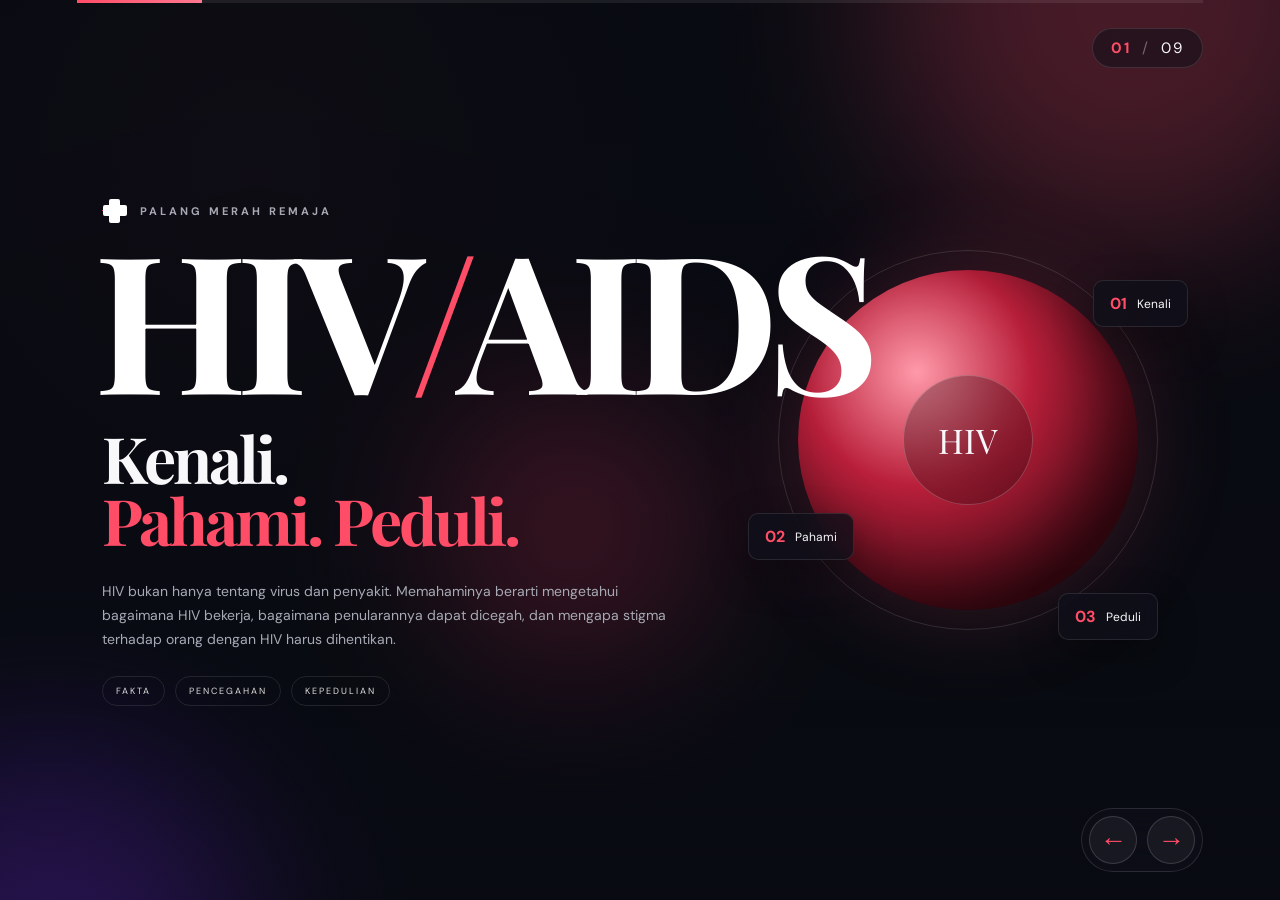
<file: index.html>
<!DOCTYPE html>
<html lang="id">
<head>
    <meta charset="UTF-8">
    <meta name="viewport" content="width=device-width, initial-scale=1.0">

    <title>Pendidikan Remaja Sebaya</title>

    <link rel="preconnect" href="https://fonts.googleapis.com">
    <link rel="preconnect" href="https://fonts.gstatic.com" crossorigin>

    <link href="https://fonts.googleapis.com/css2?family=DM+Sans:wght@400;500;600;700&family=Playfair+Display:wght@600;700&display=swap" rel="stylesheet">

    <link rel="stylesheet" href="ppt.css">
</head>

<body>

<div class="background">
    <div class="orb orb-1"></div>
    <div class="orb orb-2"></div>
    <div class="orb orb-3"></div>
</div>

<div class="progress">
    <div class="progress-bar" id="progressBar"></div>
</div>

<!-- NOMOR SLIDE -->
<div class="slide-counter">
    <span id="currentSlide">01</span>
    <span class="counter-line">/</span>
    <span>09</span>
</div>

<!-- TOMBOL NAVIGASI -->
<div class="slide-navigation">

    <button class="nav-button" onclick="changeSlide(-1)" aria-label="Slide sebelumnya">
        ←
    </button>

    <button class="nav-button" onclick="changeSlide(1)" aria-label="Slide berikutnya">
        →
    </button>

</div>


<main class="presentation">


<!-- =====================================================
SLIDE 01 — OPENING
===================================================== -->

<section class="slide active">

    <div class="hero-content">

        <div class="eyebrow">

            <!-- LOGO PMR -->
            <span class="pmr-logo">+</span>

            PALANG MERAH REMAJA

        </div>

        <h1>
            HIV<span>/</span>AIDS
        </h1>

        <h2>
            Kenali.<br>
            <em>Pahami. Peduli.</em>
        </h2>

        <p class="hero-description">
            HIV bukan hanya tentang virus dan penyakit.
            Memahaminya berarti mengetahui bagaimana HIV bekerja,
            bagaimana penularannya dapat dicegah, dan mengapa
            stigma terhadap orang dengan HIV harus dihentikan.
        </p>

        <div class="hero-tags">
            <span>FAKTA</span>
            <span>PENCEGAHAN</span>
            <span>KEPEDULIAN</span>
        </div>

    </div>


    <div class="hero-visual">

        <div class="circle-main">
            <div class="circle-inner">
                <span>HIV</span>
            </div>
        </div>

        <div class="floating-card card-a">
            <strong>01</strong>
            <span>Kenali</span>
        </div>

        <div class="floating-card card-b">
            <strong>02</strong>
            <span>Pahami</span>
        </div>

        <div class="floating-card card-c">
            <strong>03</strong>
            <span>Peduli</span>
        </div>

    </div>

</section>


<!-- =====================================================
SLIDE 02 — HIV & AIDS
===================================================== -->

<section class="slide">

    <div class="section-heading">

        <h2>
            HIV dan AIDS<br>
            <span>bukan hal yang sama.</span>
        </h2>

        <p>
            HIV adalah virus yang menyerang sistem kekebalan tubuh,
            sedangkan AIDS merupakan tahap akhir dari infeksi HIV yang tidak ditangani.
        </p>

    </div>


    <div class="definition-grid">

        <div class="definition-card">

            <div class="big-letter">HIV</div>

            <div>
                <h3>
                    Human Immunodeficiency Virus
                </h3>

                <p>
                    HIV menyerang sel darah putih dan melemahkan
                    sistem kekebalan tubuh. Akibatnya, tubuh lebih
                    mudah terkena berbagai infeksi dan penyakit tertentu.
                </p>
            </div>

            <span class="card-number">01</span>

        </div>


        <div class="definition-card">

            <div class="big-letter">AIDS</div>

            <div>
                <h3>
                    Acquired Immunodeficiency Syndrome
                </h3>

                <p>
                    AIDS terjadi ketika infeksi HIV telah mencapai
                    tahap paling akhir dan sistem kekebalan tubuh
                    mengalami kerusakan berat.
                </p>
            </div>

            <span class="card-number">02</span>

        </div>

    </div>


    <div class="highlight">
        <strong>INTINYA</strong>
        HIV adalah virusnya. AIDS adalah tahap paling akhir
        dari infeksi HIV.
    </div>

</section>


<!-- =====================================================
SLIDE 03 — DATA
===================================================== -->

<section class="slide">

    <div class="section-heading">
        <h2>
            Angka HIV/AIDS<br>
            <span>berbicara.</span>
        </h2>

        <p>
            HIV masih menjadi persoalan kesehatan global.
            Data tahun 2025 menunjukkan bahwa penularan dan
            dampaknya masih terjadi di berbagai negara.
        </p>

    </div>


    <div class="stats-grid">

        <div class="stat-card">
            <strong>41,0 JUTA</strong>
            <span>orang hidup dengan HIV pada akhir 2025</span>
        </div>

        <div class="stat-card">
            <strong>1,2 JUTA</strong>
            <span>orang diperkirakan baru tertular HIV pada 2025</span>
        </div>

        <div class="stat-card">
            <strong>570 RIBU</strong>
            <span>kematian terkait HIV pada 2025</span>
        </div>

        <div class="stat-card">
            <strong>44,2 JUTA</strong>
            <span>kematian akibat HIV secara kumulatif hingga kini</span>
        </div>

    </div>


    <div class="data-bottom">

        <div>
            <b>88%</b>
            <span>orang dengan HIV mengetahui statusnya</span>
        </div>

        <div>
            <b>89%</b>
            <span>dari yang mengetahui status positif menerima ART</span>
        </div>

        <div>
            <b>95%</b>
            <span>yang menjalani ART memiliki viral load tersupresi</span>
        </div>

    </div>

</section>


<!-- =====================================================
SLIDE 04 — GEJALA
===================================================== -->

<section class="slide">

    <div class="section-heading">

        <h2>
            HIV bisa hadir<br>
            <span>tanpa tanda yang jelas.</span>
        </h2>

        <p>
            Gejala HIV berbeda-beda sesuai tahap infeksi.
            Pada beberapa orang, gejala bahkan tidak muncul
            pada minggu-minggu pertama.
        </p>

    


    <div class="symptom-area">

        <div class="symptom-main">

            <div class="symptom-circle">
                HIV
            </div>

            <p>
                Gejala tidak dapat memastikan seseorang
                terinfeksi HIV. Pemeriksaan tetap diperlukan.
            </p>

        </div>


        <div class="symptoms">

            <div class="symptom">
                <b>01</b>
                <span>Demam</span>
            </div>

            <div class="symptom">
                <b>02</b>
                <span>Sakit kepala</span>
            </div>

            <div class="symptom">
                <b>03</b>
                <span>Ruam</span>
            </div>

            <div class="symptom">
                <b>04</b>
                <span>Sakit tenggorokan</span>
            </div>
        </div>

    </div>


    <div class="highlight">
        <strong>CATAT</strong>
        Seseorang dapat memiliki HIV tanpa menyadari statusnya.
        Karena itu, tes HIV sangat penting.
    </div>

</section>


<!-- =====================================================
SLIDE 05 — TRANSMISI
===================================================== -->

<section class="slide">

    <div class="section-heading">

        <h2>
            Bagaimana HIV<br>
            <span>dapat menular?</span>
        </h2>

        <p>
            HIV dapat menular melalui pertukaran cairan tubuh
            tertentu dari orang yang hidup dengan HIV.
        </p>

    </div>


    <div class="transmission-grid">

        <div class="transmission-card">

            <span>01</span>

            <div class="icon">+</div>

            <h3>Darah Terkontaminasi</h3>

            <p>
                Penularan dapat terjadi melalui darah
                yang mengandung HIV.
            </p>

        </div>


        <div class="transmission-card">

            <span>02</span>

            <div class="icon">♡</div>

            <h3>Cairan seksual</h3>

            <p>
                HIV dapat ditemukan dalam air mani
                dan cairan vagina.
            </p>

        </div>


        <div class="transmission-card">

            <span>03</span>

            <div class="icon">+</div>

            <h3>Air susu ibu</h3>

            <p>
                HIV dapat ditularkan melalui
                air susu ibu.
            </p>

        </div>


        <div class="transmission-card">

            <span>04</span>

            <div class="icon">↕</div>

            <h3>Ibu ke anak</h3>

            <p>
                Penularan dapat terjadi selama
                kehamilan dan persalinan.
            </p>

        </div>

    </div>


    <div class="highlight">
        <strong>INGAT</strong>
        Penularan HIV berkaitan dengan cairan tubuh tertentu,
        bukan sekadar berada dekat dengan seseorang.
    </div>

</section>


<!-- =====================================================
SLIDE 06 — TIDAK MENULAR
===================================================== -->

<section class="slide">

    <div class="split-layout">

        <div class="section-heading left">

            <h2>
                Dekat dengan<br>
                orang penderita HIV<br>
                <span>tidak berarti tertular.</span>
            </h2>

            <p>
                HIV tidak menyebar melalui kontak sehari-hari.
                Memahami hal ini penting agar ketakutan tidak
                berubah menjadi stigma.
            </p>

        </div>


        <div class="not-transmitted">

            <div class="not-item">
                <span>01</span>
                <p>Berjabat tangan</p>
            </div>

            <div class="not-item">
                <span>02</span>
                <p>Berpelukan</p>
            </div>

            <div class="not-item">
                <span>03</span>
                <p>Berciuman</p>
            </div>

            <div class="not-item">
                <span>04</span>
                <p>Berbagi makanan</p>
            </div>

            <div class="not-item">
                <span>05</span>
                <p>Berbagi air</p>
            </div>

            <div class="not-item">
                <span>06</span>
                <p>Kontak sehari-hari</p>
            </div>

        </div>

    </div>


    <div class="bottom-message">

        <span>FAKTA</span>

        Tidak perlu menjauhi seseorang hanya karena
        mereka hidup dengan HIV.

    </div>

</section>


<!-- =====================================================
SLIDE 07 — TES & PENCEGAHAN
===================================================== -->

<section class="slide">

    <div class="section-heading">

        <h2>
            Mencegah lebih baik,<br>
            <span>mengetahui lebih awal juga penting.</span>
        </h2>

        <p>
            HIV dapat dicegah. Pemeriksaan dan akses terhadap
            layanan pencegahan membantu seseorang mengetahui
            status dan mengambil langkah yang tepat.
        </p>

    </div>


    <div class="prevention">

        <div class="prevention-step">

            <div class="step-number">01</div>

            <h3>
                Gunakan kondom
            </h3>

            <p>
                Penggunaan kondom dapat mengurangi
                risiko penularan HIV.
            </p>

        </div>


        <div class="prevention-step">

            <div class="step-number">02</div>

            <h3>
                Hindari jarum bersama
            </h3>

            <p>
                Jarum dan alat suntik tidak boleh
                digunakan secara bersama.
            </p>

        </div>


        <div class="prevention-step">

            <div class="step-number">03</div>

            <h3>
                Gunakan alat steril
            </h3>

            <p>
                Prosedur yang melibatkan penusukan
                atau pemotongan harus menggunakan alat aman.
            </p>

        </div>


        <div class="prevention-step">

            <div class="step-number">04</div>

            <h3>
                Lakukan tes HIV
            </h3>

            <p>
                Tes membantu mengetahui status HIV
                dan menghubungkan seseorang dengan layanan.
            </p>

        </div>


        <div class="prevention-step">

            <div class="step-number">05</div>

            <h3>
                Kenali PrEP & PEP
            </h3>

            <p>
                PrEP digunakan sebelum kemungkinan paparan,
                sedangkan PEP setelah kemungkinan paparan.
            </p>

        </div>

    </div>


    <div class="highlight">
        <strong>SEMAKIN CEPAT DIKETAHUI</strong>
        semakin cepat seseorang dapat memperoleh pencegahan
        dan pengobatan yang sesuai.
    </div>

</section>


<!-- =====================================================
SLIDE 08 — PENGOBATAN
===================================================== -->

<section class="slide">

    <div class="treatment-layout">

        <div class="treatment-title">
            <h2>
                HIV bukan<br>
                <span>akhir segalanya.</span>
            </h2>

            <div class="arv">
                <span>ART</span>

                <small>
                    ANTIRETROVIRAL<br>
                    THERAPY
                </small>
            </div>

        </div>


        <div class="treatment-info">

            <p class="lead">
                Belum ada obat yang menyembuhkan HIV secara total.
                Namun, terapi antiretroviral atau ART dapat
                mengendalikan virus dan membantu seseorang
                hidup panjang serta sehat.
            </p>


            <div class="treatment-list">

                <div>
                    <b>01</b>
                    <p>
                        Menghentikan virus berkembang biak
                        di dalam tubuh.
                    </p>
                </div>

                <div>
                    <b>02</b>
                    <p>
                        Menurunkan jumlah virus dalam tubuh.
                    </p>
                </div>

                <div>
                    <b>03</b>
                    <p>
                        Membantu sistem kekebalan tubuh
                        menjadi lebih kuat.
                    </p>
                </div>

                <div>
                    <b>04</b>
                    <p>
                        Membantu orang dengan HIV menjalani
                        hidup yang panjang dan sehat.
                    </p>
                </div>

            </div>


            <div class="highlight">

                <strong>U = U</strong>

                Orang dengan HIV yang menjalani ART dan
                memiliki viral load tidak terdeteksi secara
                berkelanjutan tidak menularkan HIV kepada
                pasangan seksualnya.

            </div>

        </div>

    </div>

</section>


<!-- =====================================================
SLIDE 09 — INTERACTIVE
===================================================== -->

<section class="slide final-slide">

    <div class="interactive-content">
        <h2>
            Satu fakta.<br>
            <span>Satu perubahan cara pandang.</span>
        </h2>

        <p>
            Tekan kartu di bawah untuk melihat bagaimana
            sebuah pemahaman sederhana dapat mengubah
            cara kita memperlakukan orang dengan HIV.
        </p>


        <div class="flip-container">

            <div class="flip-card" onclick="flipCard(this)">

                <div class="flip-front">

                    <span>MITOS</span>

                    <strong>
                        "Orang dengan HIV<br>
                        harus dijauhi."
                    </strong>

                    <small>
                        KLIK UNTUK BUKA
                    </small>

                </div>


                <div class="flip-back">

                    <span>FAKTA</span>

                    <strong>
                        HIV tidak menular<br>
                        melalui kontak sehari-hari.
                    </strong>

                    <p>
                        Berjabat tangan, berpelukan,
                        berbagi makanan, dan interaksi
                        sehari-hari bukan cara penularan HIV.
                    </p>

                </div>

            </div>

        </div>


        <div class="closing-message">

            <span>KENALI FAKTANYA</span>
            <span>CEGAH PENULARANNYA</span>
            <span>HENTIKAN STIGMANYA</span>

        </div>

    </div>

</section>


</main>


<script>

const slides = document.querySelectorAll(".slide");
const progressBar = document.getElementById("progressBar");
const currentSlide = document.getElementById("currentSlide");

let index = 0;


function showSlide(number) {

    slides.forEach(slide => {
        slide.classList.remove("active");
    });

    slides[number].classList.add("active");

    const progress =
        ((number + 1) / slides.length) * 100;

    progressBar.style.width = progress + "%";

    currentSlide.textContent =
        String(number + 1).padStart(2, "0");

}


function changeSlide(direction) {

    index += direction;

    if (index < 0) {
        index = slides.length - 1;
    }

    if (index >= slides.length) {
        index = 0;
    }

    showSlide(index);

}


function flipCard(card) {

    card.classList.toggle("flipped");

}


document.addEventListener("keydown", function(event) {

    if (
        event.key === "ArrowRight" ||
        event.key === "ArrowDown" ||
        event.key === " "
    ) {
        changeSlide(1);
    }

    if (
        event.key === "ArrowLeft" ||
        event.key === "ArrowUp"
    ) {
        changeSlide(-1);
    }

});


showSlide(0);

</script>

</body>
</html>
</file>
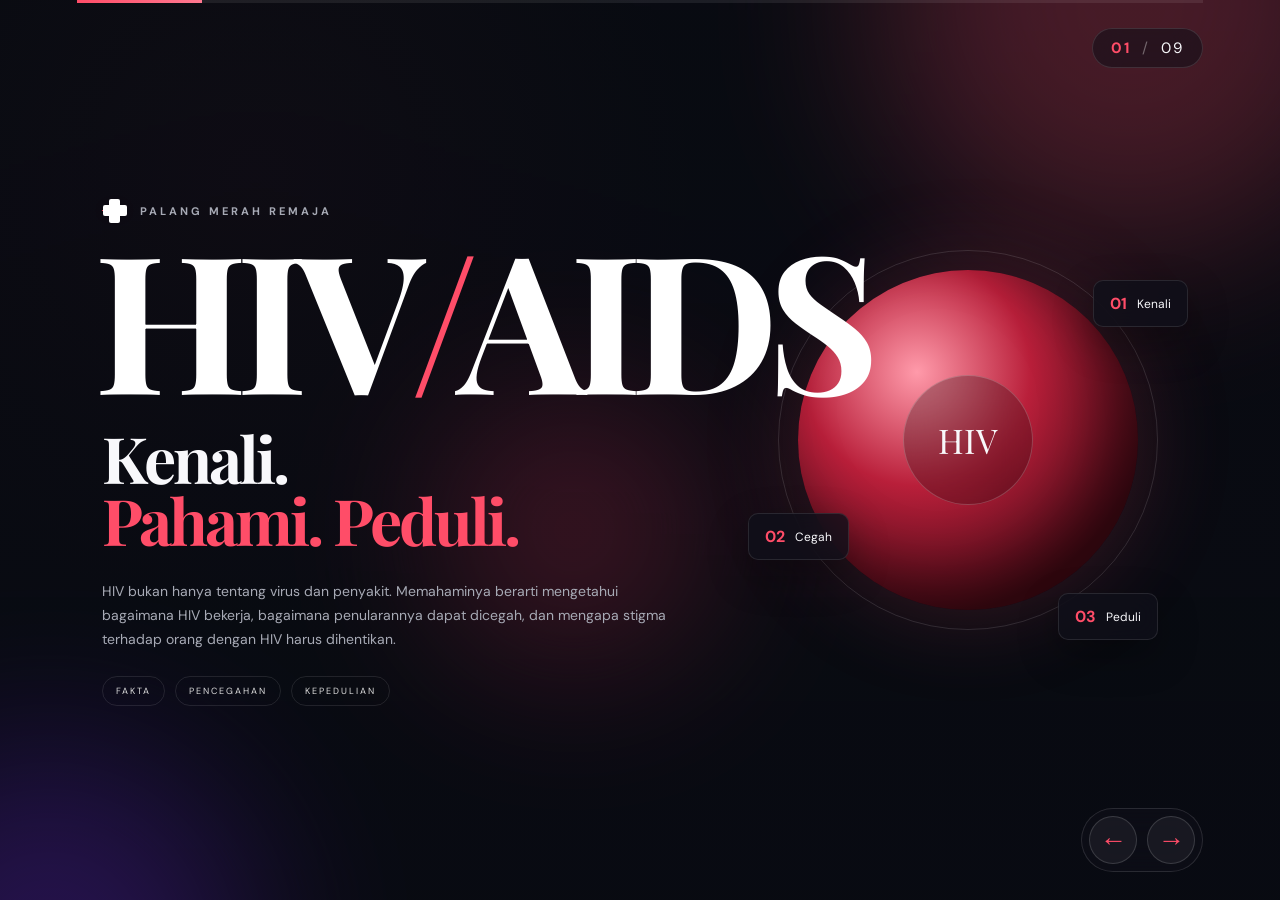
<file: ppt.html>
<!DOCTYPE html>
<html lang="id">
<head>
    <meta charset="UTF-8">
    <meta name="viewport" content="width=device-width, initial-scale=1.0">

    <title>Pendidikan Remaja Sebaya</title>

    <link rel="preconnect" href="https://fonts.googleapis.com">
    <link rel="preconnect" href="https://fonts.gstatic.com" crossorigin>

    <link href="https://fonts.googleapis.com/css2?family=DM+Sans:wght@400;500;600;700&family=Playfair+Display:wght@600;700&display=swap" rel="stylesheet">

    <link rel="stylesheet" href="ppt.css">
</head>

<body>

<div class="background">
    <div class="orb orb-1"></div>
    <div class="orb orb-2"></div>
    <div class="orb orb-3"></div>
</div>

<div class="progress">
    <div class="progress-bar" id="progressBar"></div>
</div>

<!-- NOMOR SLIDE -->
<div class="slide-counter">
    <span id="currentSlide">01</span>
    <span class="counter-line">/</span>
    <span>09</span>
</div>

<!-- TOMBOL NAVIGASI -->
<div class="slide-navigation">

    <button class="nav-button" onclick="changeSlide(-1)" aria-label="Slide sebelumnya">
        ←
    </button>

    <button class="nav-button" onclick="changeSlide(1)" aria-label="Slide berikutnya">
        →
    </button>

</div>


<main class="presentation">


<!-- =====================================================
SLIDE 01 — OPENING
===================================================== -->

<section class="slide active">

    <div class="hero-content">

        <div class="eyebrow">

            <!-- LOGO PMR -->
            <span class="pmr-logo">+</span>

            PALANG MERAH REMAJA

        </div>

        <h1>
            HIV<span>/</span>AIDS
        </h1>

        <h2>
            Kenali.<br>
            <em>Pahami. Peduli.</em>
        </h2>

        <p class="hero-description">
            HIV bukan hanya tentang virus dan penyakit.
            Memahaminya berarti mengetahui bagaimana HIV bekerja,
            bagaimana penularannya dapat dicegah, dan mengapa
            stigma terhadap orang dengan HIV harus dihentikan.
        </p>

        <div class="hero-tags">
            <span>FAKTA</span>
            <span>PENCEGAHAN</span>
            <span>KEPEDULIAN</span>
        </div>

    </div>


    <div class="hero-visual">

        <div class="circle-main">
            <div class="circle-inner">
                <span>HIV</span>
            </div>
        </div>

        <div class="floating-card card-a">
            <strong>01</strong>
            <span>Kenali</span>
        </div>

        <div class="floating-card card-b">
            <strong>02</strong>
            <span>Cegah</span>
        </div>

        <div class="floating-card card-c">
            <strong>03</strong>
            <span>Peduli</span>
        </div>

    </div>

</section>


<!-- =====================================================
SLIDE 02 — HIV & AIDS
===================================================== -->

<section class="slide">

    <div class="section-heading">

        <div class="slide-label">
            HIV & AIDS
        </div>

        <h2>
            HIV dan AIDS<br>
            <span>bukan hal yang sama.</span>
        </h2>

        <p>
            HIV adalah virus yang menyerang sistem kekebalan tubuh,
            sedangkan AIDS merupakan tahap paling lanjut dari infeksi HIV.
        </p>

    </div>


    <div class="definition-grid">

        <div class="definition-card">

            <div class="big-letter">HIV</div>

            <div>
                <h3>
                    Human Immunodeficiency Virus
                </h3>

                <p>
                    HIV menyerang sel darah putih dan melemahkan
                    sistem kekebalan tubuh. Akibatnya, tubuh lebih
                    mudah terkena berbagai infeksi dan penyakit tertentu.
                </p>
            </div>

            <span class="card-number">01</span>

        </div>


        <div class="definition-card">

            <div class="big-letter">AIDS</div>

            <div>
                <h3>
                    Acquired Immunodeficiency Syndrome
                </h3>

                <p>
                    AIDS terjadi ketika infeksi HIV telah mencapai
                    tahap paling lanjut dan sistem kekebalan tubuh
                    mengalami kerusakan berat.
                </p>
            </div>

            <span class="card-number">02</span>

        </div>

    </div>


    <div class="highlight">
        <strong>INTINYA</strong>
        HIV adalah virusnya. AIDS adalah tahap paling lanjut
        dari infeksi HIV.
    </div>

</section>


<!-- =====================================================
SLIDE 03 — DATA
===================================================== -->

<section class="slide">

    <div class="section-heading">

        <div class="slide-label">
            FAKTA DUNIA
        </div>

        <h2>
            Angka HIV/AIDS<br>
            <span>berbicara.</span>
        </h2>

        <p>
            HIV masih menjadi persoalan kesehatan global.
            Data tahun 2025 menunjukkan bahwa penularan dan
            dampaknya masih terjadi di berbagai negara.
        </p>

    </div>


    <div class="stats-grid">

        <div class="stat-card">
            <strong>41,0 JUTA</strong>
            <span>orang hidup dengan HIV pada akhir 2025</span>
        </div>

        <div class="stat-card">
            <strong>1,2 JUTA</strong>
            <span>orang diperkirakan baru tertular HIV pada 2025</span>
        </div>

        <div class="stat-card">
            <strong>570 RIBU</strong>
            <span>kematian terkait HIV pada 2025</span>
        </div>

        <div class="stat-card">
            <strong>44,2 JUTA</strong>
            <span>kematian akibat HIV secara kumulatif hingga kini</span>
        </div>

    </div>


    <div class="data-bottom">

        <div>
            <b>88%</b>
            <span>orang dengan HIV mengetahui statusnya</span>
        </div>

        <div>
            <b>89%</b>
            <span>dari yang mengetahui status positif menerima ART</span>
        </div>

        <div>
            <b>95%</b>
            <span>yang menjalani ART memiliki viral load tersupresi</span>
        </div>

    </div>

</section>


<!-- =====================================================
SLIDE 04 — GEJALA
===================================================== -->

<section class="slide">

    <div class="section-heading">

        <div class="slide-label">
            TANDA & GEJALA
        </div>

        <h2>
            HIV bisa hadir<br>
            <span>tanpa tanda yang jelas.</span>
        </h2>

        <p>
            Gejala HIV berbeda-beda sesuai tahap infeksi.
            Pada beberapa orang, gejala bahkan tidak muncul
            pada minggu-minggu pertama.
        </p>

    </div>


    <div class="symptom-area">

        <div class="symptom-main">

            <div class="symptom-circle">
                HIV
            </div>

            <p>
                Gejala tidak dapat memastikan seseorang
                terinfeksi HIV. Pemeriksaan tetap diperlukan.
            </p>

        </div>


        <div class="symptoms">

            <div class="symptom">
                <b>01</b>
                <span>Demam</span>
            </div>

            <div class="symptom">
                <b>02</b>
                <span>Sakit kepala</span>
            </div>

            <div class="symptom">
                <b>03</b>
                <span>Ruam</span>
            </div>

            <div class="symptom">
                <b>04</b>
                <span>Sakit tenggorokan</span>
            </div>

            <div class="symptom">
                <b>05</b>
                <span>Pembengkakan kelenjar</span>
            </div>

            <div class="symptom">
                <b>06</b>
                <span>Penurunan berat badan</span>
            </div>

            <div class="symptom">
                <b>07</b>
                <span>Diare</span>
            </div>

            <div class="symptom">
                <b>08</b>
                <span>Batuk</span>
            </div>

        </div>

    </div>


    <div class="highlight">
        <strong>CATAT</strong>
        Seseorang dapat memiliki HIV tanpa menyadari statusnya.
        Karena itu, tes HIV sangat penting.
    </div>

</section>


<!-- =====================================================
SLIDE 05 — TRANSMISI
===================================================== -->

<section class="slide">

    <div class="section-heading">

        <div class="slide-label">
            PENULARAN
        </div>

        <h2>
            Bagaimana HIV<br>
            <span>dapat menular?</span>
        </h2>

        <p>
            HIV dapat menular melalui pertukaran cairan tubuh
            tertentu dari orang yang hidup dengan HIV.
        </p>

    </div>


    <div class="transmission-grid">

        <div class="transmission-card">

            <span>01</span>

            <div class="icon">+</div>

            <h3>Darah</h3>

            <p>
                Penularan dapat terjadi melalui darah
                yang mengandung HIV.
            </p>

        </div>


        <div class="transmission-card">

            <span>02</span>

            <div class="icon">♡</div>

            <h3>Cairan seksual</h3>

            <p>
                HIV dapat ditemukan dalam semen
                dan cairan vagina.
            </p>

        </div>


        <div class="transmission-card">

            <span>03</span>

            <div class="icon">+</div>

            <h3>Air susu ibu</h3>

            <p>
                HIV dapat ditularkan melalui
                air susu ibu.
            </p>

        </div>


        <div class="transmission-card">

            <span>04</span>

            <div class="icon">↕</div>

            <h3>Ibu ke anak</h3>

            <p>
                Penularan dapat terjadi selama
                kehamilan dan persalinan.
            </p>

        </div>

    </div>


    <div class="highlight">
        <strong>INGAT</strong>
        Penularan HIV berkaitan dengan cairan tubuh tertentu,
        bukan sekadar berada dekat dengan seseorang.
    </div>

</section>


<!-- =====================================================
SLIDE 06 — TIDAK MENULAR
===================================================== -->

<section class="slide">

    <div class="split-layout">

        <div class="section-heading left">

            <div class="slide-label">
                LURUSKAN
            </div>

            <h2>
                Dekat dengan<br>
                orang dengan HIV<br>
                <span>tidak berarti tertular.</span>
            </h2>

            <p>
                HIV tidak menyebar melalui kontak sehari-hari.
                Memahami hal ini penting agar ketakutan tidak
                berubah menjadi stigma.
            </p>

        </div>


        <div class="not-transmitted">

            <div class="not-item">
                <span>01</span>
                <p>Berjabat tangan</p>
            </div>

            <div class="not-item">
                <span>02</span>
                <p>Berpelukan</p>
            </div>

            <div class="not-item">
                <span>03</span>
                <p>Berciuman</p>
            </div>

            <div class="not-item">
                <span>04</span>
                <p>Berbagi makanan</p>
            </div>

            <div class="not-item">
                <span>05</span>
                <p>Berbagi air</p>
            </div>

            <div class="not-item">
                <span>06</span>
                <p>Kontak sehari-hari</p>
            </div>

        </div>

    </div>


    <div class="bottom-message">

        <span>FAKTA</span>

        Tidak perlu menjauhi seseorang hanya karena
        mereka hidup dengan HIV.

    </div>

</section>


<!-- =====================================================
SLIDE 07 — TES & PENCEGAHAN
===================================================== -->

<section class="slide">

    <div class="section-heading">

        <div class="slide-label">
            PENCEGAHAN
        </div>

        <h2>
            Mencegah lebih baik,<br>
            <span>mengetahui lebih awal juga penting.</span>
        </h2>

        <p>
            HIV dapat dicegah. Pemeriksaan dan akses terhadap
            layanan pencegahan membantu seseorang mengetahui
            status dan mengambil langkah yang tepat.
        </p>

    </div>


    <div class="prevention">

        <div class="prevention-step">

            <div class="step-number">01</div>

            <h3>
                Gunakan kondom
            </h3>

            <p>
                Penggunaan kondom dapat mengurangi
                risiko penularan HIV.
            </p>

        </div>


        <div class="prevention-step">

            <div class="step-number">02</div>

            <h3>
                Hindari jarum bersama
            </h3>

            <p>
                Jarum dan alat suntik tidak boleh
                digunakan secara bersama.
            </p>

        </div>


        <div class="prevention-step">

            <div class="step-number">03</div>

            <h3>
                Gunakan alat steril
            </h3>

            <p>
                Prosedur yang melibatkan penusukan
                atau pemotongan harus menggunakan alat aman.
            </p>

        </div>


        <div class="prevention-step">

            <div class="step-number">04</div>

            <h3>
                Lakukan tes HIV
            </h3>

            <p>
                Tes membantu mengetahui status HIV
                dan menghubungkan seseorang dengan layanan.
            </p>

        </div>


        <div class="prevention-step">

            <div class="step-number">05</div>

            <h3>
                Kenali PrEP & PEP
            </h3>

            <p>
                PrEP digunakan sebelum kemungkinan paparan,
                sedangkan PEP setelah kemungkinan paparan.
            </p>

        </div>

    </div>


    <div class="highlight">
        <strong>SEMAKIN CEPAT DIKETAHUI</strong>
        semakin cepat seseorang dapat memperoleh pencegahan
        dan pengobatan yang sesuai.
    </div>

</section>


<!-- =====================================================
SLIDE 08 — PENGOBATAN
===================================================== -->

<section class="slide">

    <div class="treatment-layout">

        <div class="treatment-title">

            <div class="slide-label">
                PENGOBATAN
            </div>

            <h2>
                HIV bukan<br>
                <span>akhir segalanya.</span>
            </h2>

            <div class="arv">
                <span>ART</span>

                <small>
                    ANTIRETROVIRAL<br>
                    THERAPY
                </small>
            </div>

        </div>


        <div class="treatment-info">

            <p class="lead">
                Belum ada obat yang menyembuhkan HIV secara total.
                Namun, terapi antiretroviral atau ART dapat
                mengendalikan virus dan membantu seseorang
                hidup panjang serta sehat.
            </p>


            <div class="treatment-list">

                <div>
                    <b>01</b>
                    <p>
                        Menghentikan virus berkembang biak
                        di dalam tubuh.
                    </p>
                </div>

                <div>
                    <b>02</b>
                    <p>
                        Menurunkan jumlah virus dalam tubuh.
                    </p>
                </div>

                <div>
                    <b>03</b>
                    <p>
                        Membantu sistem kekebalan tubuh
                        menjadi lebih kuat.
                    </p>
                </div>

                <div>
                    <b>04</b>
                    <p>
                        Membantu orang dengan HIV menjalani
                        hidup yang panjang dan sehat.
                    </p>
                </div>

            </div>


            <div class="highlight">

                <strong>U = U</strong>

                Orang dengan HIV yang menjalani ART dan
                memiliki viral load tidak terdeteksi secara
                berkelanjutan tidak menularkan HIV kepada
                pasangan seksualnya.

            </div>

        </div>

    </div>

</section>


<!-- =====================================================
SLIDE 09 — INTERACTIVE
===================================================== -->

<section class="slide final-slide">

    <div class="interactive-content">

        <div class="final-small">
            SEBELUM SELESAI
        </div>

        <h2>
            Satu fakta.<br>
            <span>Satu perubahan cara pandang.</span>
        </h2>

        <p>
            Tekan kartu di bawah untuk melihat bagaimana
            sebuah pemahaman sederhana dapat mengubah
            cara kita memperlakukan orang dengan HIV.
        </p>


        <div class="flip-container">

            <div class="flip-card" onclick="flipCard(this)">

                <div class="flip-front">

                    <span>MITOS</span>

                    <strong>
                        "Orang dengan HIV<br>
                        harus dijauhi."
                    </strong>

                    <small>
                        KLIK UNTUK BUKA
                    </small>

                </div>


                <div class="flip-back">

                    <span>FAKTA</span>

                    <strong>
                        HIV tidak menular<br>
                        melalui kontak sehari-hari.
                    </strong>

                    <p>
                        Berjabat tangan, berpelukan,
                        berbagi makanan, dan interaksi
                        sehari-hari bukan cara penularan HIV.
                    </p>

                </div>

            </div>

        </div>


        <div class="closing-message">

            <span>KENALI FAKTANYA.</span>
            <span>CEGAH PENULARANNYA.</span>
            <span>HENTIKAN STIGMANYA.</span>

        </div>

    </div>

</section>


</main>


<script>

const slides = document.querySelectorAll(".slide");
const progressBar = document.getElementById("progressBar");
const currentSlide = document.getElementById("currentSlide");

let index = 0;


function showSlide(number) {

    slides.forEach(slide => {
        slide.classList.remove("active");
    });

    slides[number].classList.add("active");

    const progress =
        ((number + 1) / slides.length) * 100;

    progressBar.style.width = progress + "%";

    currentSlide.textContent =
        String(number + 1).padStart(2, "0");

}


function changeSlide(direction) {

    index += direction;

    if (index < 0) {
        index = slides.length - 1;
    }

    if (index >= slides.length) {
        index = 0;
    }

    showSlide(index);

}


function flipCard(card) {

    card.classList.toggle("flipped");

}


document.addEventListener("keydown", function(event) {

    if (
        event.key === "ArrowRight" ||
        event.key === "ArrowDown" ||
        event.key === " "
    ) {
        changeSlide(1);
    }

    if (
        event.key === "ArrowLeft" ||
        event.key === "ArrowUp"
    ) {
        changeSlide(-1);
    }

});


showSlide(0);

</script>

</body>
</html>
</file>
<file: ppt.css>
:root {

    --bg: #090b12;
    --bg-soft: #11141e;

    --card: rgba(255,255,255,0.055);

    --white: #f8f8fb;
    --muted: #a7aab5;

    --red: #ff4d68;
    --red-dark: #b91f3a;
    --pink: #ff7890;

    --line: rgba(255,255,255,0.1);
}


/* =====================================================
RESET
===================================================== */

* {
    margin: 0;
    padding: 0;
    box-sizing: border-box;
}


html,
body {
    width: 100%;
    min-height: 100%;
}


body {

    font-family: "DM Sans", sans-serif;

    background: var(--bg);

    color: var(--white);

    overflow: hidden;
}


/* =====================================================
BACKGROUND
===================================================== */

.background {

    position: fixed;

    inset: 0;

    overflow: hidden;

    pointer-events: none;

    z-index: -2;
}


.background::before {

    content: "";

    position: absolute;

    inset: 0;

    background:
        linear-gradient(
            rgba(9,11,18,0.78),
            rgba(9,11,18,0.95)
        ),
        radial-gradient(
            circle at 20% 20%,
            rgba(255,77,104,0.12),
            transparent 35%
        );
}


.orb {

    position: absolute;

    border-radius: 50%;

    filter: blur(90px);

    opacity: 0.25;
}


.orb-1 {

    width: 500px;
    height: 500px;

    background: var(--red);

    top: -250px;
    right: -100px;
}


.orb-2 {

    width: 400px;
    height: 400px;

    background: #7d2cff;

    bottom: -250px;
    left: -150px;
}


.orb-3 {

    width: 250px;
    height: 250px;

    background: #ff3864;

    top: 45%;
    left: 35%;
}


/* =====================================================
PROGRESS
===================================================== */

.progress {

    position: fixed;

    top: 0;
    left: 6vw;

    width: 88vw;

    height: 3px;

    background: rgba(255,255,255,0.08);

    z-index: 1000;
}


.progress-bar {

    height: 100%;

    width: 11.11%;

    background:
        linear-gradient(
            90deg,
            var(--red),
            var(--pink)
        );

    transition: width 0.5s ease;
}


/* =====================================================
NOMOR SLIDE
===================================================== */

.slide-counter {

    position: fixed;

    top: 28px;

    right: 6vw;

    z-index: 1001;

    padding: 9px 18px;

    border: 1px solid rgba(255,255,255,0.12);

    border-radius: 100px;

    background: rgba(15,16,25,0.55);

    backdrop-filter: blur(15px);

    font-size: 15px;

    letter-spacing: 2px;

    color: var(--white);
}


.slide-counter #currentSlide {

    color: var(--red);

    font-weight: 700;
}


.counter-line {

    margin: 0 5px;

    color: rgba(255,255,255,0.35);
}


/* =====================================================
TOMBOL NAVIGASI
===================================================== */

.slide-navigation {

    position: fixed;

    right: 6vw;

    bottom: 28px;

    z-index: 1001;

    display: flex;

    gap: 10px;

    padding: 7px;

    border: 1px solid rgba(255,255,255,0.12);

    border-radius: 100px;

    background: rgba(15,16,25,0.6);

    backdrop-filter: blur(15px);
}


.nav-button {

    width: 48px;

    height: 48px;

    border-radius: 50%;

    border: 1px solid rgba(255,255,255,0.15);

    background: rgba(255,255,255,0.05);

    color: var(--red);

    font-size: 27px;

    line-height: 1;

    cursor: pointer;

    display: flex;

    align-items: center;

    justify-content: center;

    transition: 0.3s;
}


.nav-button:hover {

    background: rgba(255,77,104,0.12);

    border-color: var(--red);

    transform: scale(1.06);
}


.nav-button:active {

    transform: scale(0.94);
}


/* =====================================================
LOGO PALANG MERAH REMAJA
===================================================== */

.pmr-logo {

    width: 30px;

    height: 30px;

    display: inline-flex;

    align-items: center;

    justify-content: center;

    position: relative;

    background: var(--red);

    border-radius: 7px;

    margin-right: 3px;

    box-shadow:
        0 0 20px rgba(255,77,104,0.25);

    font-size: 0;
}


.pmr-logo::before {

    content: "";

    position: absolute;

    width: 11px;

    height: 24px;

    background: white;

    border-radius: 2px;
}


.pmr-logo::after {

    content: "";

    position: absolute;

    width: 24px;

    height: 11px;

    background: white;

    border-radius: 2px;
}


/* =====================================================
PRESENTATION
===================================================== */

.presentation {

    width: 100%;

    height: 100vh;

    position: relative;
}


.slide {

    position: absolute;

    inset: 0;

    padding:
        75px
        8vw
        65px;

    display: flex;

    flex-direction: column;

    justify-content: center;

    opacity: 0;

    visibility: hidden;

    transform:
        translateX(60px)
        scale(0.97);

    transition:
        opacity 0.55s ease,
        transform 0.65s cubic-bezier(.2,.8,.2,1),
        visibility 0.55s;

    overflow-y: auto;

    overflow-x: hidden;

    scrollbar-width: thin;

    scrollbar-color:
        rgba(255,77,104,0.5)
        transparent;
}


.slide.active {

    opacity: 1;

    visibility: visible;

    transform:
        translateX(0)
        scale(1);
}


/* =====================================================
SCROLLBAR
===================================================== */

.slide::-webkit-scrollbar {

    width: 5px;
}


.slide::-webkit-scrollbar-track {

    background: transparent;
}


.slide::-webkit-scrollbar-thumb {

    background: rgba(255,77,104,0.5);

    border-radius: 20px;
}


/* =====================================================
TYPOGRAPHY
===================================================== */

h1,
h2,
h3 {
    margin: 0;
}


h2 {

    font-family:
        "Playfair Display",
        serif;

    font-size:
        clamp(42px, 5vw, 76px);

    line-height: 0.98;

    letter-spacing: -3px;
}


h2 span,
h2 em {

    color: var(--red);

    font-style: normal;
}


p {

    color: var(--muted);

    line-height: 1.7;
}


.slide-label {

    display: inline-flex;

    align-items: center;

    gap: 10px;

    color: var(--red);

    font-size: 10px;

    font-weight: 700;

    letter-spacing: 3px;

    margin-bottom: 18px;
}


.slide-label::before {

    content: "";

    width: 25px;

    height: 1px;

    background: var(--red);
}


/* =====================================================
HERO
===================================================== */

.hero-content {

    max-width: 650px;

    position: relative;

    z-index: 2;
}


.eyebrow {

    display: flex;

    align-items: center;

    gap: 10px;

    color: var(--muted);

    font-size: 11px;

    letter-spacing: 3px;

    font-weight: 700;

    margin-bottom: 25px;
}


.eyebrow span {

    width: 25px;

    height: 1px;

    background: var(--red);
}


.hero-content h1 {

    font-family:
        "Playfair Display",
        serif;

    font-size:
        clamp(100px, 15vw, 200px);

    line-height: 0.75;

    letter-spacing: -12px;

    color: white;

    margin-left: -8px;
}


.hero-content h1 span {

    color: var(--red);
}


.hero-content h2 {

    margin-top: 40px;

    font-size:
        clamp(40px, 5vw, 68px);
}


.hero-description {

    max-width: 580px;

    margin-top: 28px;

    font-size: 14px;
}


.hero-tags {

    display: flex;

    gap: 10px;

    margin-top: 25px;

    flex-wrap: wrap;
}


.hero-tags span {

    padding: 8px 13px;

    border:
        1px solid
        var(--line);

    border-radius: 100px;

    font-size: 9px;

    letter-spacing: 2px;

    color: #ddd;
}


/* =====================================================
HERO VISUAL
===================================================== */

.hero-visual {

    position: absolute;

    right: 8vw;

    top: 50%;

    width: 400px;

    height: 400px;

    transform: translateY(-50%);
}


.circle-main {

    width: 340px;

    height: 340px;

    position: absolute;

    left: 20px;

    top: 20px;

    border-radius: 50%;

    background:
        radial-gradient(
            circle at 35% 30%,
            #ff9aaa,
            var(--red-dark) 35%,
            #420914 75%
        );

    box-shadow:
        0 0 100px rgba(255,77,104,0.2),
        inset -30px -30px 60px rgba(0,0,0,0.35);

    animation:
        float 6s ease-in-out infinite;
}


.circle-main::after {

    content: "";

    position: absolute;

    inset: -20px;

    border:
        1px solid
        rgba(255,255,255,0.12);

    border-radius: 50%;
}


.circle-inner {

    width: 130px;

    height: 130px;

    position: absolute;

    top: 50%;

    left: 50%;

    transform:
        translate(-50%,-50%);

    border-radius: 50%;

    display: flex;

    align-items: center;

    justify-content: center;

    background: rgba(0,0,0,0.25);

    backdrop-filter: blur(15px);

    border:
        1px solid
        rgba(255,255,255,0.2);
}


.circle-inner span {

    font-family:
        "Playfair Display",
        serif;

    font-size: 34px;
}


.floating-card {

    position: absolute;

    padding: 12px 16px;

    background:
        rgba(15,16,25,0.8);

    backdrop-filter: blur(15px);

    border:
        1px solid
        var(--line);

    border-radius: 10px;

    display: flex;

    gap: 10px;

    align-items: center;

    box-shadow:
        0 15px 40px rgba(0,0,0,0.3);
}


.floating-card strong {

    color: var(--red);
}


.floating-card span {

    font-size: 12px;
}


.card-a {

    top: 30px;

    right: -10px;
}


.card-b {

    bottom: 90px;

    left: -30px;
}


.card-c {

    bottom: 10px;

    right: 20px;
}


@keyframes float {

    0%,
    100% {
        transform: translateY(0);
    }

    50% {
        transform: translateY(-15px);
    }

}


/* =====================================================
SECTION HEADING
===================================================== */

.section-heading {

    max-width: 850px;

    margin-bottom: 35px;
}


.section-heading p {

    max-width: 650px;

    margin-top: 20px;

    font-size: 14px;
}


/* =====================================================
DEFINITION
===================================================== */

.definition-grid {

    display: grid;

    grid-template-columns:
        1fr 1fr;

    gap: 20px;
}


.definition-card {

    min-height: 235px;

    position: relative;

    padding: 30px;

    border:
        1px solid
        var(--line);

    border-radius: 20px;

    background: var(--card);

    display: flex;

    flex-direction: column;

    justify-content: space-between;

    overflow: hidden;

    transition: 0.4s;
}


.definition-card:hover {

    transform: translateY(-7px);

    border-color:
        rgba(255,77,104,0.35);
}


.definition-card::after {

    content: "";

    position: absolute;

    width: 180px;

    height: 180px;

    right: -80px;

    bottom: -80px;

    border-radius: 50%;

    background: var(--red);

    filter: blur(70px);

    opacity: 0.15;
}


.big-letter {

    font-family:
        "Playfair Display",
        serif;

    font-size: 58px;

    color: var(--red);
}


.definition-card h3 {

    font-size: 19px;

    margin-bottom: 8px;
}


.definition-card p {

    font-size: 12px;
}


.card-number {

    position: absolute;

    top: 25px;

    right: 30px;

    color:
        rgba(255,255,255,0.25);

    font-size: 12px;
}


/* =====================================================
HIGHLIGHT
===================================================== */

.highlight {

    margin-top: 18px;

    padding: 16px 20px;

    border-left:
        2px solid
        var(--red);

    background:
        rgba(255,77,104,0.05);

    color: #ddd;

    font-size: 12px;

    line-height: 1.6;
}


.highlight strong {

    color: var(--red);

    margin-right: 8px;
}


/* =====================================================
STATISTICS
===================================================== */

.stats-grid {

    display: grid;

    grid-template-columns:
        repeat(4,1fr);

    gap: 14px;
}


.stat-card {

    min-height: 185px;

    padding: 25px 20px;

    border:
        1px solid
        var(--line);

    border-radius: 18px;

    background: var(--card);

    display: flex;

    flex-direction: column;

    justify-content: space-between;

    transition: 0.3s;
}


.stat-card:hover {

    transform: translateY(-6px);

    border-color:
        rgba(255,77,104,0.4);
}


.stat-card strong {

    font-family:
        "Playfair Display",
        serif;

    color: var(--red);

    font-size: 28px;
}


.stat-card span {

    color: #ddd;

    font-size: 11px;

    line-height: 1.6;
}


.data-bottom {

    margin-top: 18px;

    display: grid;

    grid-template-columns:
        repeat(3,1fr);

    gap: 12px;
}


.data-bottom div {

    padding: 16px 18px;

    border-top:
        1px solid
        var(--line);

    display: flex;

    align-items: center;

    gap: 14px;
}


.data-bottom b {

    color: var(--red);

    font-family:
        "Playfair Display",
        serif;

    font-size: 28px;
}


.data-bottom span {

    color: var(--muted);

    font-size: 11px;
}


/* =====================================================
SYMPTOMS
===================================================== */

.symptom-area {

    display: grid;

    grid-template-columns:
        0.75fr 1.25fr;

    gap: 70px;

    align-items: center;
}


.symptom-main {

    text-align: center;
}


.symptom-circle {

    width: 200px;

    height: 210px;

    margin: auto;

    border-radius: 50%;

    display: flex;

    align-items: center;

    justify-content: center;

    background:
        radial-gradient(
            circle,
            rgba(255,77,104,0.35),
            rgba(255,77,104,0.02) 70%
        );

    border:
        1px solid
        rgba(255,77,104,0.35);

    font-family:
        "Playfair Display",
        serif;

    font-size: 48px;

    color: var(--red);
}


.symptom-main p {

    margin-top: 20px;

    font-size: 12px;
}


.symptoms {

    display: grid;

    grid-template-columns:
        1fr 1fr;

    gap: 10px;
}


.symptom {

    padding: 30px;

    border:
        1px solid
        var(--line);

    border-radius: 12px;

    background: var(--card);

    display: flex;

    gap: 16px;

    align-items: center;

    transition: 0.3s;
}


.symptom:hover {

    border-color:
        rgba(255,77,104,0.4);

    transform: translateX(1px);
}


.symptom b {

    color: var(--red);

    font-size: 18px;
}


.symptom span {

    font-size: 16px;
}


/* =====================================================
TRANSMISSION
===================================================== */

.transmission-grid {

    display: grid;

    grid-template-columns:
        repeat(4,1fr);

    gap: 14px;
}


.transmission-card {

    min-height: 230px;

    padding: 22px;

    position: relative;

    background: var(--card);

    border:
        1px solid
        var(--line);

    border-radius: 18px;

    transition: 0.4s;
}


.transmission-card:hover {

    transform: translateY(-7px);

    border-color: var(--red);
}


.transmission-card > span {

    position: absolute;

    top: 18px;

    right: 18px;

    color:
        rgba(255,255,255,0.25);

    font-size: 10px;
}


.transmission-card .icon {

    font-size: 36px;

    color: var(--red);

    margin-bottom: 25px;
}


.transmission-card h3 {

    font-size: 17px;

    margin-bottom: 9px;
}


.transmission-card p {

    font-size: 11px;
}


/* =====================================================
SPLIT
===================================================== */

.split-layout {

    display: grid;

    grid-template-columns:
        0.8fr 1.2fr;

    gap: 80px;

    align-items: center;
}


.section-heading.left {

    margin-bottom: 0;
}


.not-transmitted {

    display: grid;

    grid-template-columns:
        1fr 1fr;

    gap: 12px;
}


.not-item {

    padding: 20px;

    border:
        1px solid
        var(--line);

    border-radius: 15px;

    display: flex;

    align-items: center;

    gap: 18px;

    background: var(--card);

    transition: 0.3s;
}


.not-item:hover {

    transform: translateX(5px);

    border-color:
        rgba(255,77,104,0.4);
}


.not-item span {

    color: var(--red);

    font-size: 10px;
}


.not-item p {

    color: #ddd;

    font-size: 12px;
}


.bottom-message {

    margin-top: 28px;

    display: flex;

    gap: 15px;

    align-items: center;

    padding: 15px 18px;

    border-top:
        1px solid
        var(--line);

    font-size: 12px;
}


.bottom-message span {

    color: var(--red);

    font-size: 9px;

    font-weight: 700;

    letter-spacing: 2px;
}


/* =====================================================
PREVENTION
===================================================== */

.prevention {

    display: grid;

    grid-template-columns:
        repeat(5,1fr);

    gap: 10px;
}


.prevention-step {

    padding: 22px 17px;

    min-height: 220px;

    border:
        1px solid
        var(--line);

    background: var(--card);

    border-radius: 17px;

    transition: 0.4s;
}


.prevention-step:hover {

    transform: translateY(-7px);

    border-color: var(--red);
}


.step-number {

    color: var(--red);

    font-family:
        "Playfair Display",
        serif;

    font-size: 32px;

    margin-bottom: 25px;
}


.prevention-step h3 {

    font-size: 15px;

    margin-bottom: 10px;
}


.prevention-step p {

    font-size: 10px;
}


/* =====================================================
TREATMENT
===================================================== */

.treatment-layout {

    display: grid;

    grid-template-columns:
        0.8fr 1.2fr;

    gap: 80px;

    align-items: center;
}


.arv {

    margin-top: 35px;

    display: inline-flex;

    align-items: center;

    gap: 15px;
}


.arv span {

    font-family:
        "Playfair Display",
        serif;

    font-size: 65px;

    color: var(--red);
}


.arv small {

    color: var(--muted);

    font-size: 8px;

    letter-spacing: 2px;
}


.lead {

    font-size: 15px;

    color: #ddd;

    margin-bottom: 28px;

    line-height: 1.7;
}


.treatment-list {

    display: grid;

    gap: 12px;
}


.treatment-list div {

    display: flex;

    gap: 18px;

    padding-bottom: 12px;

    border-bottom:
        1px solid
        var(--line);
}


.treatment-list b {

    color: var(--red);
}


.treatment-list p {

    font-size: 12px;
}


/* =====================================================
FINAL INTERACTIVE
===================================================== */

.final-slide {

    align-items: center;

    text-align: center;
}


.interactive-content {

    width: 100%;

    max-width: 850px;

    display: flex;

    flex-direction: column;

    align-items: center;
}


.final-small {

    color: var(--red);

    font-size: 9px;

    letter-spacing: 3px;

    margin-bottom: 20px;
}


.interactive-content h2 {

    font-size:
        clamp(42px,5vw,72px);
}


.interactive-content > p {

    max-width: 600px;

    margin-top: 20px;

    font-size: 13px;
}


/* =====================================================
FLIP CARD
===================================================== */

.flip-container {

    width: 440px;

    height: 240px;

    margin-top: 28px;

    perspective: 1000px;
}


.flip-card {

    width: 100%;

    height: 100%;

    position: relative;

    cursor: pointer;

    transform-style: preserve-3d;

    transition:
        transform 0.7s
        cubic-bezier(.2,.8,.2,1);
}


.flip-card.flipped {

    transform: rotateY(180deg);
}


.flip-front,
.flip-back {

    position: absolute;

    inset: 0;

    backface-visibility: hidden;

    border:
        1px solid
        rgba(255,77,104,0.3);

    border-radius: 22px;

    background:
        linear-gradient(
            135deg,
            rgba(255,77,104,0.13),
            rgba(255,255,255,0.035)
        );

    display: flex;

    flex-direction: column;

    align-items: center;

    justify-content: center;

    padding: 25px;

    box-shadow:
        0 25px 60px rgba(0,0,0,0.25);
}


.flip-front span,
.flip-back span {

    color: var(--red);

    font-size: 9px;

    letter-spacing: 3px;

    font-weight: 700;

    margin-bottom: 15px;
}


.flip-front strong,
.flip-back strong {

    font-family:
        "Playfair Display",
        serif;

    font-size: 27px;

    line-height: 1.15;
}


.flip-front small {

    margin-top: 20px;

    color: var(--muted);

    font-size: 8px;

    letter-spacing: 2px;
}


.flip-back {

    transform: rotateY(180deg);

    background:
        linear-gradient(
            135deg,
            rgba(255,77,104,0.2),
            rgba(255,255,255,0.045)
        );
}


.flip-back p {

    max-width: 350px;

    margin-top: 12px;

    font-size: 11px;
}


.closing-message {

    display: flex;

    gap: 12px;

    margin-top: 25px;

    flex-wrap: wrap;

    justify-content: center;
}


.closing-message span {

    padding: 7px 11px;

    border:
        1px solid
        var(--line);

    border-radius: 100px;

    color: #ddd;

    font-size: 8px;

    letter-spacing: 1.5px;
}


/* =====================================================
RESPONSIVE
===================================================== */

@media (max-width: 1100px) {

    .hero-visual {

        opacity: 0.25;

        right: -30px;
    }


    .stats-grid,
    .transmission-grid,
    .prevention {

        grid-template-columns:
            repeat(2,1fr);
    }


    .slide {

        padding:
            60px 6vw
            50px;
    }


    .definition-grid {

        grid-template-columns: 1fr;
    }


    .symptom-area,
    .split-layout,
    .treatment-layout {

        grid-template-columns: 1fr;

        gap: 30px;
    }


    .symptom-main {

        display: none;
    }

}


/* =====================================================
TABLET
===================================================== */

@media (max-width: 800px) {

    body {

        overflow: hidden;
    }


    .hero-visual {

        display: none;
    }


    .hero-content {

        max-width: 100%;
    }


    .hero-content h1 {

        font-size: 100px;

        letter-spacing: -8px;
    }


    .stats-grid,
    .data-bottom,
    .transmission-grid,
    .prevention {

        grid-template-columns:
            repeat(2,1fr);
    }


    .flip-container {

        width: min(440px, 90vw);

        height: 230px;
    }

}


/* =====================================================
MOBILE
===================================================== */

@media (max-width: 600px) {

    .slide {

        padding:
            55px 25px
            45px;

        justify-content: flex-start;
    }


    .hero-content {

        margin-top: 60px;
    }


    .hero-content h1 {

        font-size: 78px;

        letter-spacing: -6px;
    }


    .hero-content h2 {

        font-size: 40px;

        margin-top: 30px;
    }


    h2 {

        font-size: 42px;

        letter-spacing: -2px;
    }


    .section-heading {

        margin-bottom: 25px;
    }


    .definition-grid,
    .stats-grid,
    .data-bottom,
    .transmission-grid,
    .not-transmitted,
    .symptoms,
    .prevention {

        grid-template-columns: 1fr;
    }


    .definition-card {

        min-height: 210px;
    }


    .stat-card {

        min-height: 150px;
    }


    .data-bottom div {

        border-top: 1px solid var(--line);
    }


    .transmission-card {

        min-height: 190px;
    }


    .prevention-step {

        min-height: 180px;
    }


    .arv span {

        font-size: 55px;
    }


    .flip-container {

        width: 100%;

        height: 240px;
    }


    .flip-front strong,
    .flip-back strong {

        font-size: 23px;
    }


    .closing-message {

        gap: 7px;
    }


    /* NOMOR SLIDE MOBILE */

    .slide-counter {

        top: 18px;

        right: 25px;

        font-size: 12px;

        padding: 7px 13px;
    }


    /* TOMBOL NAVIGASI MOBILE */

    .slide-navigation {

        right: 25px;

        bottom: 18px;

        padding: 5px;
    }


    .nav-button {

        width: 42px;

        height: 42px;

        font-size: 23px;
    }


    /* LOGO PMR MOBILE */

    .pmr-logo {

        width: 26px;

        height: 26px;
    }


    .pmr-logo::before {

        width: 9px;

        height: 21px;
    }


    .pmr-logo::after {

        width: 21px;

        height: 9px;
    }

}
</file>
